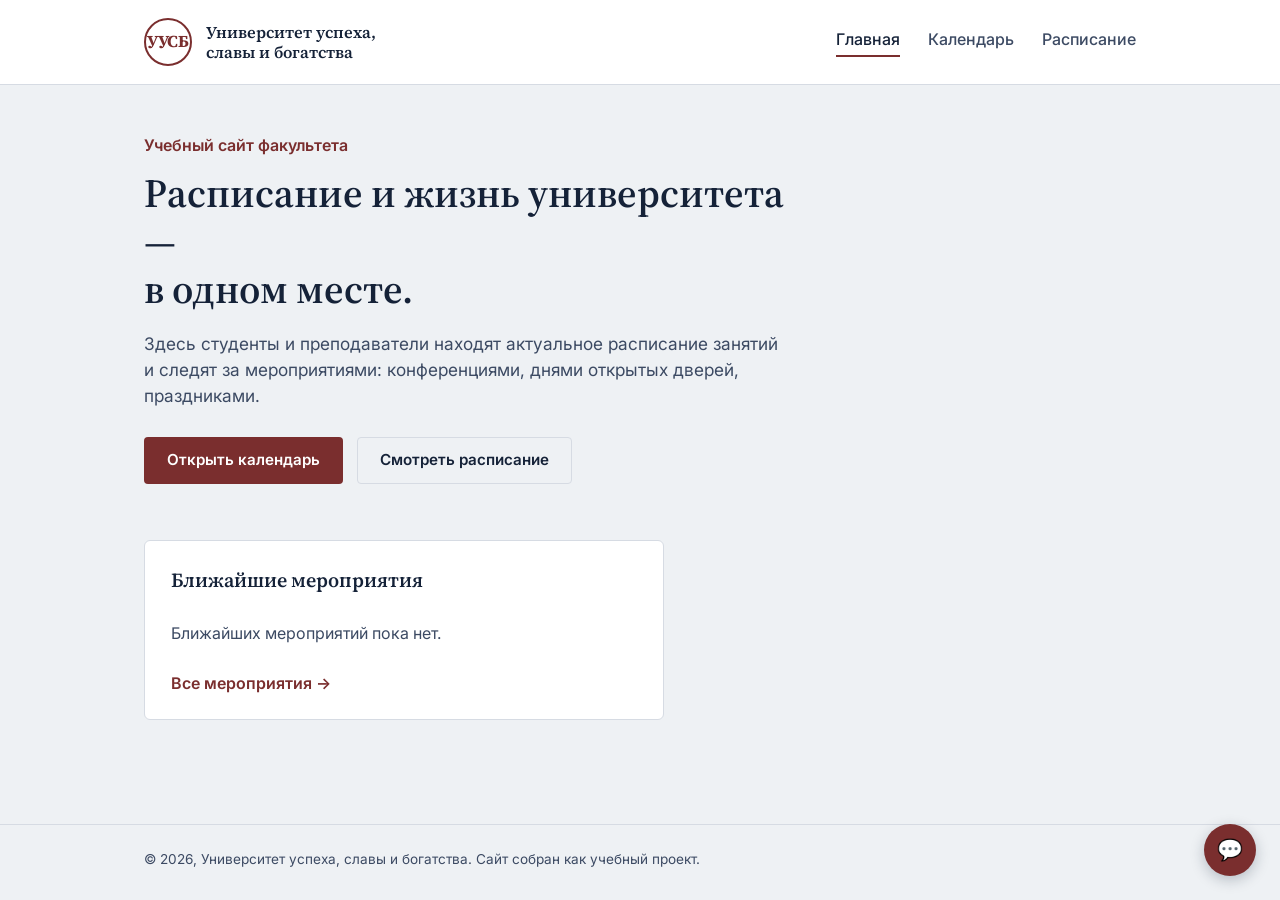
<file: docs/index.html>
<!DOCTYPE html>
<html lang="ru">
<head>
<meta charset="UTF-8">
<meta name="viewport" content="width=device-width, initial-scale=1.0">
<title>Главная — Университет успеха, славы и богатства</title>
<link rel="preconnect" href="https://fonts.googleapis.com">
<link href="https://fonts.googleapis.com/css2?family=Source+Serif+4:wght@500;600;700&family=Inter:wght@400;500;600&family=IBM+Plex+Mono:wght@500&display=swap" rel="stylesheet">
<link rel="stylesheet" href="static/css/style.css">
</head>
<body>
  <header class="site-header">
    <div class="wrap header-row">
      <a class="brand" href="index.html">
        <span class="brand-mark">УУСБ</span>
        <span class="brand-name">Университет успеха,<br>славы и богатства</span>
      </a>
      <nav class="site-nav">
        <a href="index.html" class="active">Главная</a>
        <a href="calendar.html" >Календарь</a>
        <a href="schedule.html" >Расписание</a>
      </nav>
    </div>
  </header>

  <main class="wrap page">
    

<section class="hero">
  <p class="hero-kicker">Учебный сайт факультета</p>
  <h1>Расписание и жизнь университета —<br>в одном месте.</h1>
  <p class="hero-lede">Здесь студенты и преподаватели находят актуальное расписание занятий
  и следят за мероприятиями: конференциями, днями открытых дверей, праздниками.</p>
  <div class="hero-actions">
    <a class="btn btn-primary" href="calendar.html">Открыть календарь</a>
    <a class="btn btn-ghost" href="schedule.html">Смотреть расписание</a>
  </div>
</section>

<section class="grid-two single">
  <article class="panel">
    <h2>Ближайшие мероприятия</h2>
    <ul id="upcoming-events" class="event-list">
      <li class="muted">Загрузка…</li>
    </ul>
    <a class="link-more" href="calendar.html">Все мероприятия →</a>
  </article>
</section>


  </main>

  <footer class="site-footer">
    <div class="wrap">
      <p>© 2026, Университет успеха, славы и богатства. Сайт собран как учебный проект.</p>
    </div>
  </footer>

  <div id="ai-agent-root"></div>
  <script src="static/js/ai_agent.js"></script>
  
<script src="static/js/calendar-data.js"></script>
<script>
  loadEvents().then(events => {
    const list = document.getElementById('upcoming-events');
    const today = new Date().toISOString().slice(0,10);
    const upcoming = events.filter(e => e.date >= today).sort((a,b)=>a.date.localeCompare(b.date)).slice(0,4);
    list.innerHTML = '';
    if (upcoming.length === 0) {
      list.innerHTML = '<li class="muted">Ближайших мероприятий пока нет.</li>';
      return;
    }
    upcoming.forEach(e => {
      const li = document.createElement('li');
      const d = new Date(e.date + 'T00:00:00');
      const dateStr = d.toLocaleDateString('ru-RU', {day:'numeric', month:'long'});
      li.innerHTML = `<span class="event-date">${dateStr}</span><span class="event-title">${e.title}</span>`;
      list.appendChild(li);
    });
  });
</script>

</body>
</html>
</file>
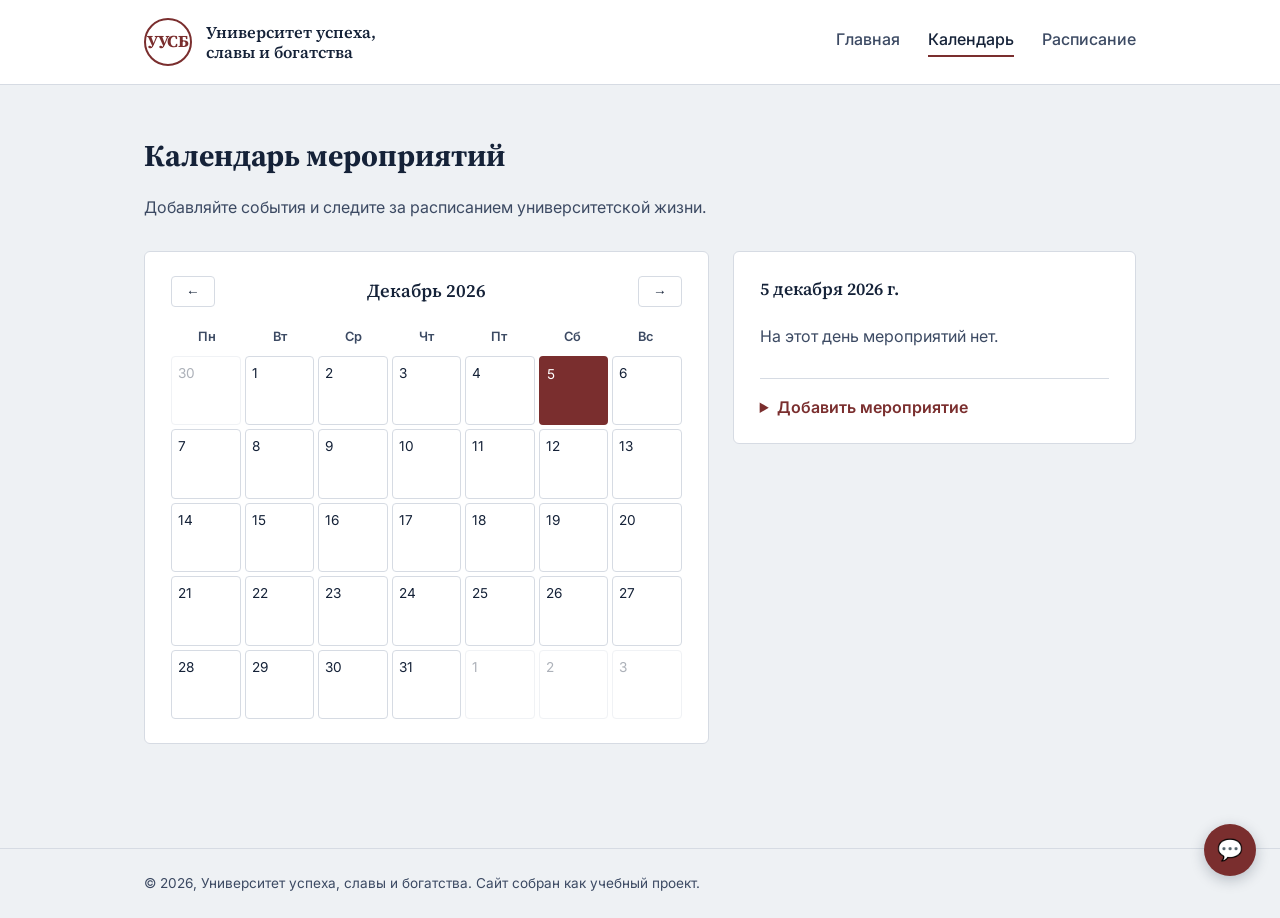
<file: docs/calendar.html>
<!DOCTYPE html>
<html lang="ru">
<head>
<meta charset="UTF-8">
<meta name="viewport" content="width=device-width, initial-scale=1.0">
<title>Календарь — Университет успеха, славы и богатства</title>
<link rel="preconnect" href="https://fonts.googleapis.com">
<link href="https://fonts.googleapis.com/css2?family=Source+Serif+4:wght@500;600;700&family=Inter:wght@400;500;600&family=IBM+Plex+Mono:wght@500&display=swap" rel="stylesheet">
<link rel="stylesheet" href="static/css/style.css">
</head>
<body>
  <header class="site-header">
    <div class="wrap header-row">
      <a class="brand" href="index.html">
        <span class="brand-mark">УУСБ</span>
        <span class="brand-name">Университет успеха,<br>славы и богатства</span>
      </a>
      <nav class="site-nav">
        <a href="index.html" >Главная</a>
        <a href="calendar.html" class="active">Календарь</a>
        <a href="schedule.html" >Расписание</a>
      </nav>
    </div>
  </header>

  <main class="wrap page">
    

<section class="page-head">
  <h1>Календарь мероприятий</h1>
  <p class="muted">Добавляйте события и следите за расписанием университетской жизни.</p>
</section>

<section class="calendar-layout">
  <div class="panel calendar-panel">
    <div class="calendar-nav">
      <button id="prev-month" class="btn btn-ghost btn-small" aria-label="Предыдущий месяц">←</button>
      <h2 id="calendar-title"></h2>
      <button id="next-month" class="btn btn-ghost btn-small" aria-label="Следующий месяц">→</button>
    </div>
    <div class="calendar-weekdays">
      <span>Пн</span><span>Вт</span><span>Ср</span><span>Чт</span><span>Пт</span><span>Сб</span><span>Вс</span>
    </div>
    <div id="calendar-grid" class="calendar-grid"></div>
  </div>

  <aside class="panel day-panel">
    <h2 id="day-panel-title">Выберите день</h2>
    <ul id="day-events" class="event-list"></ul>

    <details class="add-event">
      <summary>Добавить мероприятие</summary>
      <form id="add-event-form">
        <label>Название
          <input type="text" name="title" required>
        </label>
        <label>Дата
          <input type="date" name="date" required>
        </label>
        <label>Время
          <input type="time" name="time">
        </label>
        <label>Место
          <input type="text" name="location">
        </label>
        <label>Описание
          <textarea name="description" rows="3"></textarea>
        </label>
        <button type="submit" class="btn btn-primary btn-small">Сохранить</button>
      </form>
    </details>
  </aside>
</section>


  </main>

  <footer class="site-footer">
    <div class="wrap">
      <p>© 2026, Университет успеха, славы и богатства. Сайт собран как учебный проект.</p>
    </div>
  </footer>

  <div id="ai-agent-root"></div>
  <script src="static/js/ai_agent.js"></script>
  
<script src="static/js/calendar-data.js"></script>
<script src="static/js/calendar.js"></script>

</body>
</html>
</file>
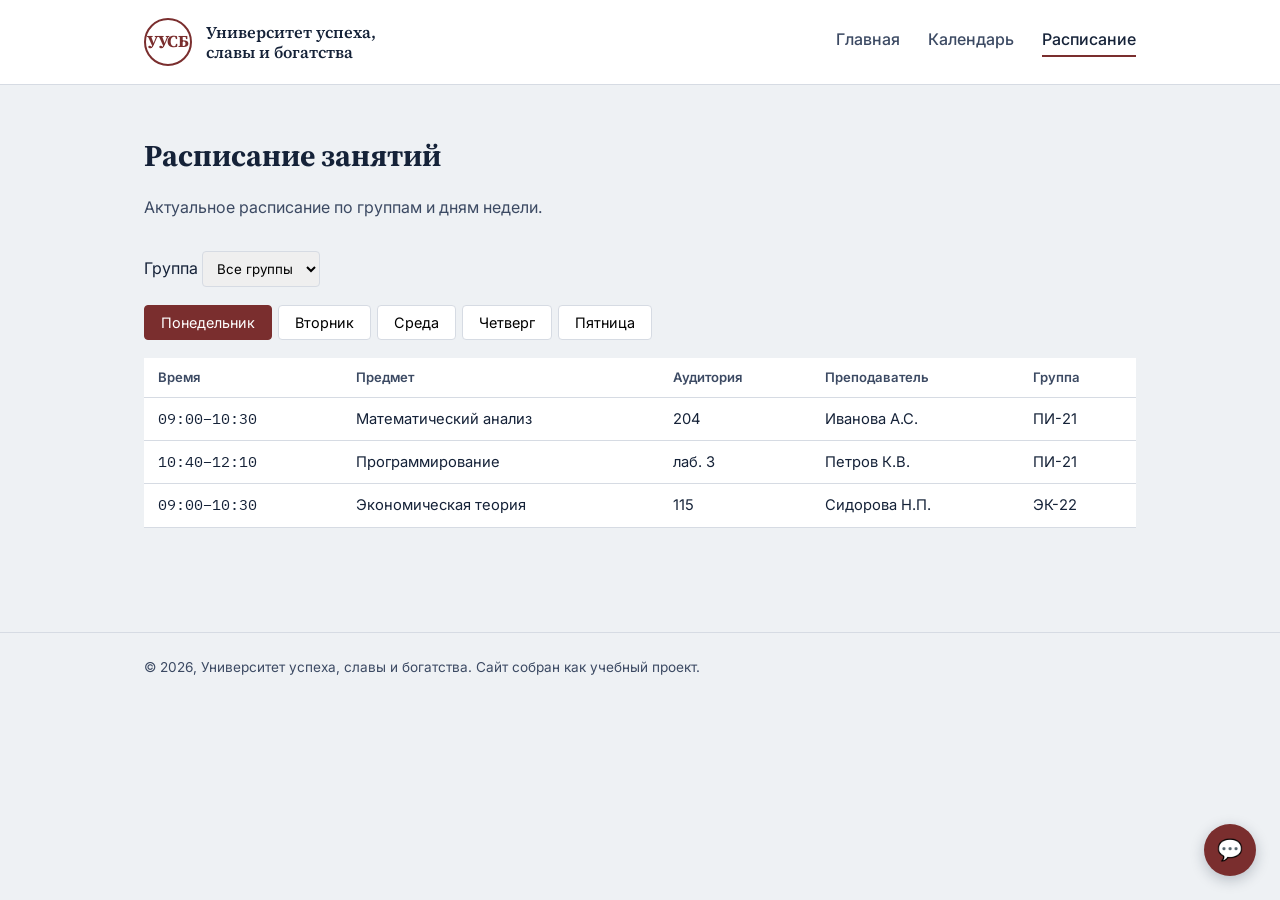
<file: docs/schedule.html>
<!DOCTYPE html>
<html lang="ru">
<head>
<meta charset="UTF-8">
<meta name="viewport" content="width=device-width, initial-scale=1.0">
<title>Расписание — Университет успеха, славы и богатства</title>
<link rel="preconnect" href="https://fonts.googleapis.com">
<link href="https://fonts.googleapis.com/css2?family=Source+Serif+4:wght@500;600;700&family=Inter:wght@400;500;600&family=IBM+Plex+Mono:wght@500&display=swap" rel="stylesheet">
<link rel="stylesheet" href="static/css/style.css">
</head>
<body>
  <header class="site-header">
    <div class="wrap header-row">
      <a class="brand" href="index.html">
        <span class="brand-mark">УУСБ</span>
        <span class="brand-name">Университет успеха,<br>славы и богатства</span>
      </a>
      <nav class="site-nav">
        <a href="index.html" >Главная</a>
        <a href="calendar.html" >Календарь</a>
        <a href="schedule.html" class="active">Расписание</a>
      </nav>
    </div>
  </header>

  <main class="wrap page">
    

<section class="page-head">
  <h1>Расписание занятий</h1>
  <p class="muted">Актуальное расписание по группам и дням недели.</p>
</section>

<div class="schedule-controls">
  <label>Группа
    <select id="group-filter">
      <option value="all">Все группы</option>
      
      <option value="ПИ-21">ПИ-21</option>
      
      <option value="ЭК-22">ЭК-22</option>
      
      <option value="ЮР-23">ЮР-23</option>
      
    </select>
  </label>
</div>

<div class="day-tabs" role="tablist">
  
  <button class="day-tab active" data-day="Понедельник">Понедельник</button>
  
  <button class="day-tab " data-day="Вторник">Вторник</button>
  
  <button class="day-tab " data-day="Среда">Среда</button>
  
  <button class="day-tab " data-day="Четверг">Четверг</button>
  
  <button class="day-tab " data-day="Пятница">Пятница</button>
  
</div>


<div class="day-table " data-day="Понедельник">
  <table class="schedule-table">
    <thead>
      <tr><th>Время</th><th>Предмет</th><th>Аудитория</th><th>Преподаватель</th><th>Группа</th></tr>
    </thead>
    <tbody>
      
      <tr data-group="ПИ-21">
        <td class="mono">09:00–10:30</td>
        <td>Математический анализ</td>
        <td>204</td>
        <td>Иванова А.С.</td>
        <td>ПИ-21</td>
      </tr>
      
      <tr data-group="ПИ-21">
        <td class="mono">10:40–12:10</td>
        <td>Программирование</td>
        <td>лаб. 3</td>
        <td>Петров К.В.</td>
        <td>ПИ-21</td>
      </tr>
      
      <tr data-group="ЭК-22">
        <td class="mono">09:00–10:30</td>
        <td>Экономическая теория</td>
        <td>115</td>
        <td>Сидорова Н.П.</td>
        <td>ЭК-22</td>
      </tr>
      
    </tbody>
  </table>
</div>

<div class="day-table hidden" data-day="Вторник">
  <table class="schedule-table">
    <thead>
      <tr><th>Время</th><th>Предмет</th><th>Аудитория</th><th>Преподаватель</th><th>Группа</th></tr>
    </thead>
    <tbody>
      
      <tr data-group="ЮР-23">
        <td class="mono">09:00–10:30</td>
        <td>История</td>
        <td>301</td>
        <td>Кузнецов И.И.</td>
        <td>ЮР-23</td>
      </tr>
      
      <tr data-group="ПИ-21">
        <td class="mono">10:40–12:10</td>
        <td>Английский язык</td>
        <td>212</td>
        <td>Смирнова Е.А.</td>
        <td>ПИ-21</td>
      </tr>
      
    </tbody>
  </table>
</div>

<div class="day-table hidden" data-day="Среда">
  <table class="schedule-table">
    <thead>
      <tr><th>Время</th><th>Предмет</th><th>Аудитория</th><th>Преподаватель</th><th>Группа</th></tr>
    </thead>
    <tbody>
      
      <tr data-group="ПИ-21">
        <td class="mono">09:00–10:30</td>
        <td>Базы данных</td>
        <td>лаб. 1</td>
        <td>Петров К.В.</td>
        <td>ПИ-21</td>
      </tr>
      
      <tr data-group="ЮР-23">
        <td class="mono">10:40–12:10</td>
        <td>Гражданское право</td>
        <td>204</td>
        <td>Волкова Т.М.</td>
        <td>ЮР-23</td>
      </tr>
      
    </tbody>
  </table>
</div>

<div class="day-table hidden" data-day="Четверг">
  <table class="schedule-table">
    <thead>
      <tr><th>Время</th><th>Предмет</th><th>Аудитория</th><th>Преподаватель</th><th>Группа</th></tr>
    </thead>
    <tbody>
      
      <tr data-group="ПИ-21">
        <td class="mono">09:00–10:30</td>
        <td>Физическая культура</td>
        <td>спортзал</td>
        <td>Морозов Д.А.</td>
        <td>ПИ-21</td>
      </tr>
      
      <tr data-group="ЭК-22">
        <td class="mono">10:40–12:10</td>
        <td>Микроэкономика</td>
        <td>118</td>
        <td>Сидорова Н.П.</td>
        <td>ЭК-22</td>
      </tr>
      
    </tbody>
  </table>
</div>

<div class="day-table hidden" data-day="Пятница">
  <table class="schedule-table">
    <thead>
      <tr><th>Время</th><th>Предмет</th><th>Аудитория</th><th>Преподаватель</th><th>Группа</th></tr>
    </thead>
    <tbody>
      
      <tr data-group="ПИ-21">
        <td class="mono">09:00–10:30</td>
        <td>Web-разработка</td>
        <td>лаб. 3</td>
        <td>Петров К.В.</td>
        <td>ПИ-21</td>
      </tr>
      
    </tbody>
  </table>
</div>



  </main>

  <footer class="site-footer">
    <div class="wrap">
      <p>© 2026, Университет успеха, славы и богатства. Сайт собран как учебный проект.</p>
    </div>
  </footer>

  <div id="ai-agent-root"></div>
  <script src="static/js/ai_agent.js"></script>
  
<script src="static/js/schedule.js"></script>

</body>
</html>
</file>
<file: docs/static/css/style.css>
:root{
  --ink:#152238;
  --ink-soft:#3c4a63;
  --paper:#EEF1F4;
  --paper-raised:#FFFFFF;
  --line:#D6DBE3;
  --maroon:#7A2E2E;
  --maroon-dark:#5E2222;
  --gold:#A9812F;
  --font-display:'Source Serif 4', Georgia, serif;
  --font-body:'Inter', system-ui, sans-serif;
  --font-mono:'IBM Plex Mono', monospace;
}

*{box-sizing:border-box;}
html{scroll-behavior:smooth;}
body{
  margin:0;
  background:var(--paper);
  color:var(--ink);
  font-family:var(--font-body);
  line-height:1.5;
}

.wrap{max-width:1040px; margin:0 auto; padding:0 24px;}

a{color:var(--maroon);}
code{
  font-family:var(--font-mono);
  background:var(--paper-raised);
  border:1px solid var(--line);
  padding:1px 5px;
  border-radius:3px;
  font-size:0.9em;
}

/* Header */
.site-header{
  border-bottom:1px solid var(--line);
  background:var(--paper-raised);
}
.header-row{
  display:flex;
  align-items:center;
  justify-content:space-between;
  padding:18px 24px;
  gap:24px;
}
.brand{
  display:flex;
  align-items:center;
  gap:14px;
  text-decoration:none;
  color:var(--ink);
}
.brand-mark{
  font-family:var(--font-display);
  font-weight:700;
  font-size:1.05rem;
  letter-spacing:-0.02em;
  color:var(--maroon);
  border:2px solid var(--maroon);
  width:48px; height:48px;
  display:flex; align-items:center; justify-content:center;
  border-radius:50%;
  flex-shrink:0;
}
.brand-name{
  font-family:var(--font-display);
  font-weight:600;
  font-size:1.02rem;
  line-height:1.25;
}
.site-nav{display:flex; gap:28px;}
.site-nav a{
  text-decoration:none;
  color:var(--ink-soft);
  font-weight:500;
  padding-bottom:4px;
  border-bottom:2px solid transparent;
}
.site-nav a:hover, .site-nav a.active{
  color:var(--ink);
  border-bottom-color:var(--maroon);
}

/* Page */
.page{padding:48px 24px 64px;}

/* Hero */
.hero{max-width:640px; margin-bottom:56px;}
.hero-kicker{color:var(--maroon); font-weight:600; margin:0 0 12px;}
.hero h1{
  font-family:var(--font-display);
  font-size:2.5rem;
  line-height:1.2;
  margin:0 0 18px;
  font-weight:600;
}
.hero-lede{color:var(--ink-soft); font-size:1.08rem; margin:0 0 28px;}
.hero-actions{display:flex; gap:14px;}

.btn{
  display:inline-block;
  padding:11px 22px;
  border-radius:4px;
  text-decoration:none;
  font-weight:600;
  font-size:0.95rem;
  border:1px solid transparent;
  cursor:pointer;
}
.btn-primary{background:var(--maroon); color:#fff;}
.btn-primary:hover{background:var(--maroon-dark);}
.btn-ghost{background:transparent; border-color:var(--line); color:var(--ink);}
.btn-ghost:hover{border-color:var(--ink);}
.btn-small{padding:7px 14px; font-size:0.85rem;}

/* Panels / grid */
.grid-two{display:grid; grid-template-columns:1.2fr 1fr; gap:24px;}
.grid-two.single{grid-template-columns:1fr; max-width:520px;}
.panel{
  background:var(--paper-raised);
  border:1px solid var(--line);
  border-radius:6px;
  padding:24px 26px;
}
.panel h2{font-family:var(--font-display); font-size:1.25rem; margin:0 0 16px; font-weight:600;}

.event-list{list-style:none; margin:0; padding:0;}
.event-list li{
  display:flex;
  gap:14px;
  padding:10px 0;
  border-bottom:1px solid var(--line);
}
.event-list li:last-child{border-bottom:none;}
.event-date{color:var(--maroon); font-weight:600; flex-shrink:0; min-width:90px;}
.muted{color:var(--ink-soft);}
.link-more{display:inline-block; margin-top:16px; font-weight:600; text-decoration:none;}

.steps{margin:0; padding-left:20px; color:var(--ink-soft);}
.steps li{margin-bottom:10px;}

/* Page head */
.page-head{margin-bottom:32px;}
.page-head h1{font-family:var(--font-display); font-size:1.9rem; margin:0 0 8px;}

/* Calendar */
.calendar-layout{display:grid; grid-template-columns:1.4fr 1fr; gap:24px; align-items:start;}
.calendar-nav{display:flex; align-items:center; justify-content:space-between; margin-bottom:16px;}
.calendar-nav h2{font-family:var(--font-display); font-size:1.15rem; margin:0; font-weight:600;}
.calendar-weekdays{
  display:grid; grid-template-columns:repeat(7,1fr);
  font-size:0.8rem; color:var(--ink-soft); font-weight:600;
  margin-bottom:6px;
}
.calendar-weekdays span{text-align:center; padding:4px 0;}
.calendar-grid{display:grid; grid-template-columns:repeat(7,1fr); gap:4px;}
.cal-day{
  aspect-ratio:1;
  border:1px solid var(--line);
  border-radius:4px;
  padding:6px;
  cursor:pointer;
  background:var(--paper-raised);
  display:flex; flex-direction:column; justify-content:space-between;
  font-size:0.85rem;
}
.cal-day:hover{border-color:var(--maroon);}
.cal-day.outside{opacity:0.35;}
.cal-day.today{border-color:var(--maroon); border-width:2px;}
.cal-day.selected{background:var(--maroon); color:#fff;}
.cal-day .dot{
  width:6px; height:6px; border-radius:50%;
  background:var(--gold); align-self:flex-end;
}

.day-panel h2{font-family:var(--font-display); font-size:1.1rem; margin:0 0 12px; font-weight:600;}
.add-event{margin-top:20px; border-top:1px solid var(--line); padding-top:16px;}
.add-event summary{cursor:pointer; font-weight:600; color:var(--maroon);}
.add-event form{margin-top:14px; display:flex; flex-direction:column; gap:12px;}
.add-event label{display:flex; flex-direction:column; gap:5px; font-size:0.88rem; color:var(--ink-soft);}
.add-event input, .add-event textarea{
  font-family:var(--font-body);
  padding:8px 10px;
  border:1px solid var(--line);
  border-radius:4px;
  font-size:0.92rem;
}
.add-event .note{font-size:0.78rem; color:var(--ink-soft); line-height:1.4;}

/* Schedule */
.schedule-controls{margin-bottom:18px;}
.schedule-controls select{
  padding:8px 10px; border:1px solid var(--line); border-radius:4px;
  font-family:var(--font-body);
}
.day-tabs{display:flex; gap:6px; margin-bottom:18px; flex-wrap:wrap;}
.day-tab{
  padding:8px 16px;
  border:1px solid var(--line);
  background:var(--paper-raised);
  border-radius:4px;
  cursor:pointer;
  font-family:var(--font-body);
  font-size:0.9rem;
}
.day-tab.active{background:var(--maroon); color:#fff; border-color:var(--maroon);}
.day-table.hidden{display:none;}
.schedule-table{width:100%; border-collapse:collapse; background:var(--paper-raised);}
.schedule-table th, .schedule-table td{
  text-align:left; padding:10px 14px; border-bottom:1px solid var(--line); font-size:0.92rem;
}
.schedule-table th{color:var(--ink-soft); font-weight:600; font-size:0.82rem;}
.mono{font-family:var(--font-mono); font-size:0.85rem;}

/* Footer */
.site-footer{border-top:1px solid var(--line); padding:24px 0; margin-top:40px;}
.site-footer p{color:var(--ink-soft); font-size:0.85rem; margin:0;}

/* AI agent widget */
.ai-widget-button{
  position:fixed; bottom:24px; right:24px;
  width:52px; height:52px; border-radius:50%;
  background:var(--maroon); color:#fff; border:none;
  font-size:1.3rem; cursor:pointer;
  box-shadow:0 4px 14px rgba(21,34,56,0.25);
  z-index:1000;
}
.ai-widget-panel{
  position:fixed; bottom:88px; right:24px;
  width:600px; max-width:calc(100vw - 32px);
  background:var(--paper-raised);
  border:1px solid var(--line);
  border-radius:8px;
  padding:0;
  display:none;
  flex-direction:column;
  overflow:hidden;
  box-shadow:0 12px 32px rgba(21,34,56,0.22);
  z-index:1000;
}
.ai-widget-panel.open{display:flex;}
.ai-widget-header{
  display:flex; align-items:center; justify-content:space-between;
  padding:12px 16px;
  border-bottom:1px solid var(--line);
  font-family:var(--font-display);
}
.ai-widget-close{
  background:none; border:none; font-size:1.3rem; line-height:1;
  cursor:pointer; color:var(--ink-soft);
}
.ai-widget-close:hover{color:var(--ink);}
.ai-widget-frame{
  width:600px; height:420px; max-width:100%;
  border:none; display:block;
}
.ai-widget-panel .note{color:var(--ink-soft); font-size:0.85rem; padding:16px;}

@media (max-width: 700px){
  .ai-widget-panel{right:16px; bottom:80px;}
  .ai-widget-frame{width:100%; height:60vh;}
}

@media (max-width: 780px){
  .grid-two, .calendar-layout{grid-template-columns:1fr;}
  .header-row{flex-direction:column; align-items:flex-start; gap:12px;}
  .hero h1{font-size:1.9rem;}
}
</file>
